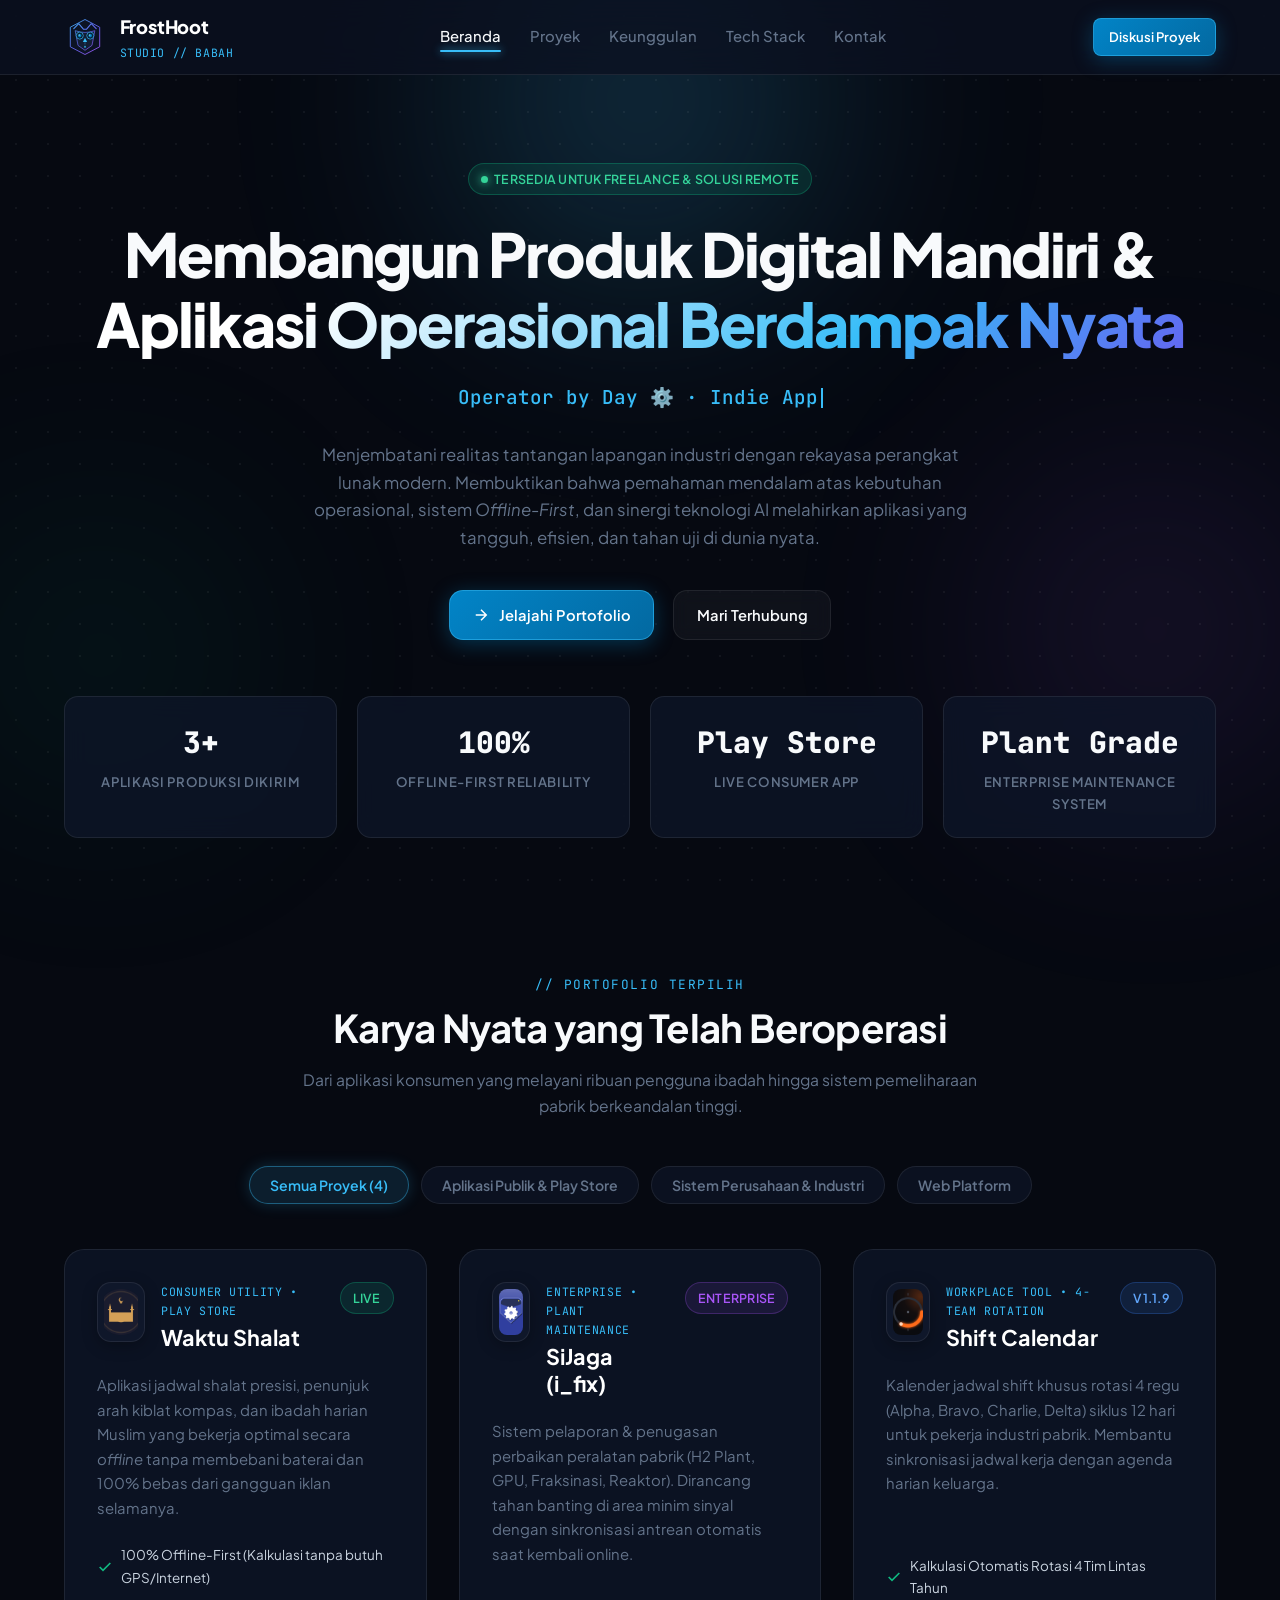
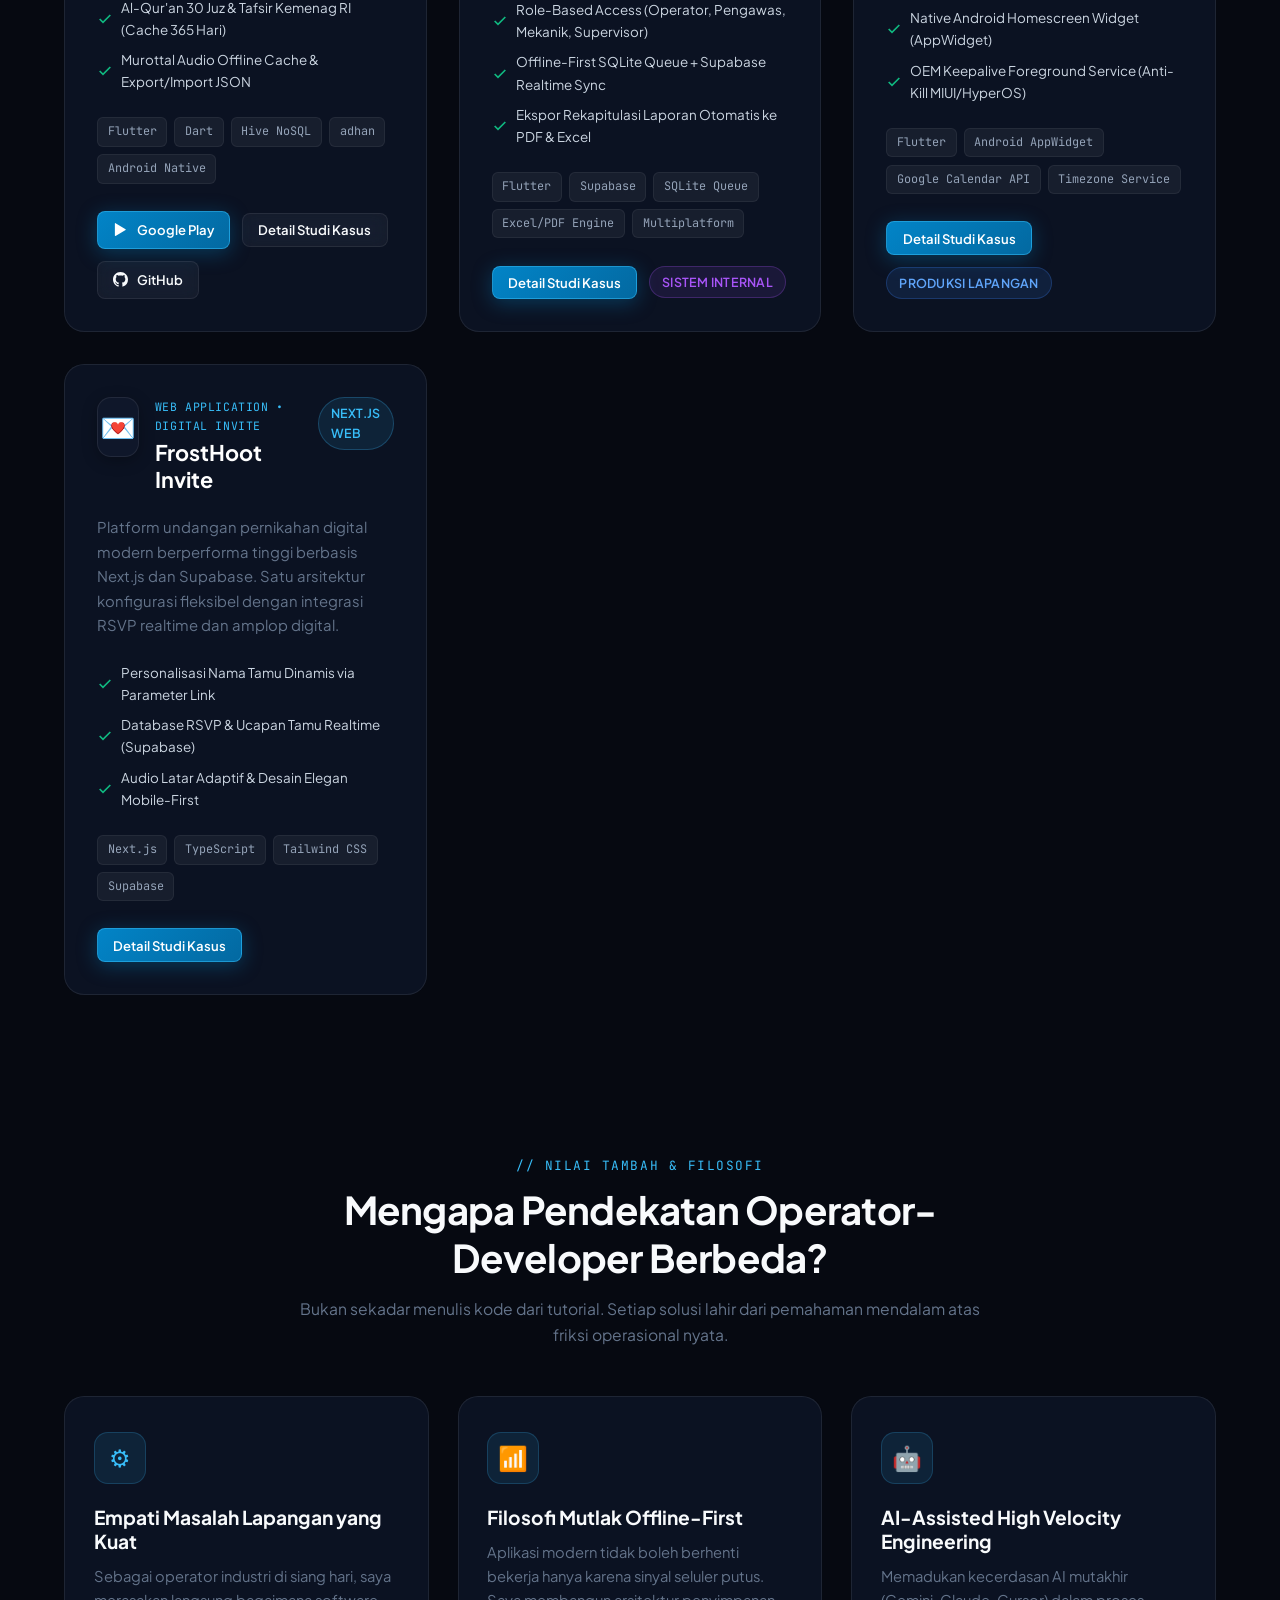
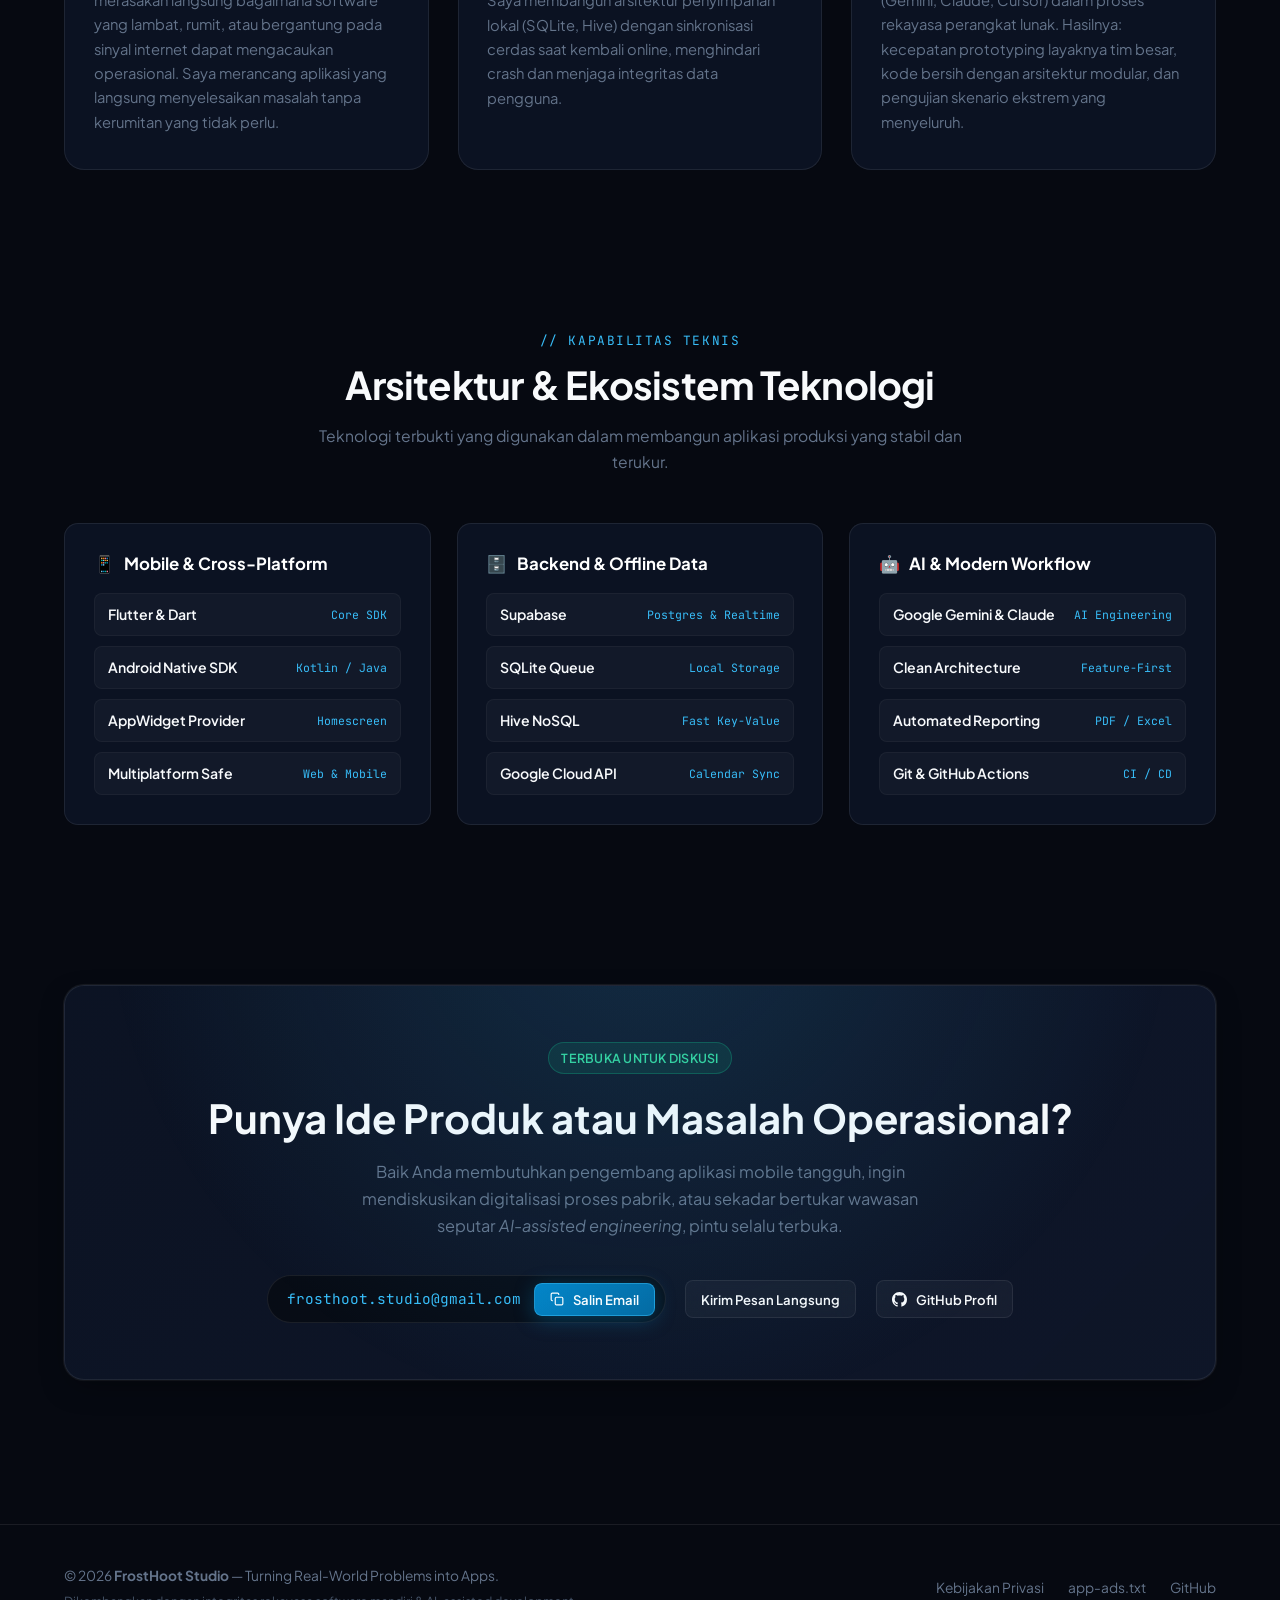
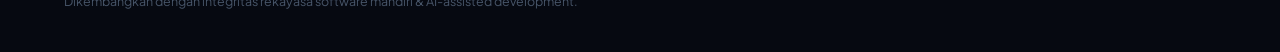
<file: index.html>
<!DOCTYPE html>
<html lang="id">
<head>
  <meta charset="UTF-8">
  <meta name="viewport" content="width=device-width, initial-scale=1.0">
  <title>FrostHoot Studio — Mobile App Builder & Industrial Solutions</title>
  <meta name="description" content="Portofolio resmi FrostHoot Studio oleh Babah. Spesialis aplikasi mobile Flutter tangguh, arsitektur Offline-First, solusi operasional industri, dan aplikasi konsumen Play Store.">
  <meta name="keywords" content="FrostHoot Studio, Flutter Developer, Mobile App Developer, Offline First, Supabase, Android Native, Waktu Shalat, SiJaga, Shift Calendar">
  <meta name="author" content="FrostHoot Studio (Babah)">
  <meta name="theme-color" content="#060911">

  <!-- Open Graph / Facebook -->
  <meta property="og:type" content="website">
  <meta property="og:url" content="https://frosthootstudio.github.io/">
  <meta property="og:title" content="FrostHoot Studio — Mobile App Builder & Industrial Solutions">
  <meta property="og:description" content="Membangun aplikasi mobile tangguh dengan arsitektur Offline-First, integrasi Android Native, dan akselerasi AI-assisted engineering.">
  <meta property="og:image" content="assets/images/logo.svg">

  <!-- Favicon -->
  <link rel="icon" type="image/svg+xml" href="assets/images/logo.svg">

  <!-- Google Fonts -->
  <link rel="preconnect" href="https://fonts.googleapis.com">
  <link rel="preconnect" href="https://fonts.gstatic.com" crossorigin>
  <link href="https://fonts.googleapis.com/css2?family=JetBrains+Mono:wght@400;500;700&family=Plus+Jakarta+Sans:wght@400;500;600;700;800&display=swap" rel="stylesheet">

  <!-- Main Stylesheet -->
  <link rel="stylesheet" href="style.css">
</head>
<body>

  <!-- Ambient Light Orbs -->
  <div class="bg-glow-orb bg-glow-1"></div>
  <div class="bg-glow-orb bg-glow-2"></div>
  <div class="bg-glow-orb bg-glow-3"></div>
  <div class="bg-grid-overlay"></div>

  <!-- Header & Navigation -->
  <header class="site-header" id="siteHeader">
    <div class="container nav-wrap">
      <a href="#home" class="brand" id="brandLink">
        <img src="assets/images/logo.svg" alt="FrostHoot Studio Logo" class="brand-logo" width="42" height="42">
        <div class="brand-text">
          <span class="brand-name">FrostHoot</span>
          <span class="brand-sub">Studio // Babah</span>
        </div>
      </a>

      <nav>
        <ul class="nav-menu" id="navMenu">
          <li><a href="#home" class="nav-link active" id="navHome">Beranda</a></li>
          <li><a href="#portfolio" class="nav-link" id="navPortfolio">Proyek</a></li>
          <li><a href="#advantage" class="nav-link" id="navAdvantage">Keunggulan</a></li>
          <li><a href="#tech" class="nav-link" id="navTech">Tech Stack</a></li>
          <li><a href="#contact" class="nav-link" id="navContact">Kontak</a></li>
        </ul>
      </nav>

      <div class="nav-actions">
        <a href="#contact" class="btn btn-primary btn-sm" id="btnNavCollab">Diskusi Proyek</a>
        <button class="mobile-toggle" id="mobileToggle" aria-label="Toggle navigation menu">
          ☰
        </button>
      </div>
    </div>
  </header>

  <main>
    <!-- Hero Section -->
    <section class="hero" id="home">
      <div class="container">
        <div class="hero-pill-badge">
          <span class="badge badge-pulse">
            <span class="pulse-dot"></span>
            Tersedia untuk Freelance &amp; Solusi Remote
          </span>
        </div>

        <h1 class="hero-title">
          Membangun Produk Digital Mandiri &amp;<br>
          <span class="gradient-text">Aplikasi Operasional Berdampak Nyata</span>
        </h1>

        <div class="hero-tagline-wrapper">
          <span class="hero-tagline" id="typingTagline"></span>
          <span class="typing-cursor"></span>
        </div>

        <p class="hero-desc">
          Menjembatani realitas tantangan lapangan industri dengan rekayasa perangkat lunak modern. 
          Membuktikan bahwa pemahaman mendalam atas kebutuhan operasional, sistem <em>Offline-First</em>, 
          dan sinergi teknologi AI melahirkan aplikasi yang tangguh, efisien, dan tahan uji di dunia nyata.
        </p>

        <div class="hero-cta">
          <a href="#portfolio" class="btn btn-primary" id="btnHeroExplore">
            <svg width="18" height="18" viewBox="0 0 24 24" fill="none" stroke="currentColor" stroke-width="2"><path d="M5 12h14M12 5l7 7-7 7"/></svg>
            Jelajahi Portofolio
          </a>
          <a href="#contact" class="btn btn-secondary" id="btnHeroContact">
            Mari Terhubung
          </a>
        </div>

        <!-- Metrics Strip -->
        <div class="stats-strip">
          <div class="stat-card">
            <div class="stat-number">3+</div>
            <div class="stat-label">Aplikasi Produksi Dikirim</div>
          </div>
          <div class="stat-card">
            <div class="stat-number">100%</div>
            <div class="stat-label">Offline-First Reliability</div>
          </div>
          <div class="stat-card">
            <div class="stat-number">Play Store</div>
            <div class="stat-label">Live Consumer App</div>
          </div>
          <div class="stat-card">
            <div class="stat-number">Plant Grade</div>
            <div class="stat-label">Enterprise Maintenance System</div>
          </div>
        </div>
      </div>
    </section>

    <!-- Portfolio Showcase Section -->
    <section class="section" id="portfolio">
      <div class="container">
        <div class="section-header">
          <span class="section-label">// Portofolio Terpilih</span>
          <h2 class="section-title">Karya Nyata yang Telah Beroperasi</h2>
          <p class="section-desc">
            Dari aplikasi konsumen yang melayani ribuan pengguna ibadah hingga sistem pemeliharaan pabrik berkeandalan tinggi.
          </p>
        </div>

        <!-- Filter Tabs -->
        <div class="filter-tabs">
          <button class="filter-btn active" data-filter="all" id="filterAll">Semua Proyek (4)</button>
          <button class="filter-btn" data-filter="public" id="filterPublic">Aplikasi Publik &amp; Play Store</button>
          <button class="filter-btn" data-filter="enterprise" id="filterEnterprise">Sistem Perusahaan &amp; Industri</button>
          <button class="filter-btn" data-filter="web" id="filterWeb">Web Platform</button>
        </div>

        <!-- Project Cards Grid -->
        <div class="projects-grid" id="projectsGrid">
          
          <!-- 1. Waktu Shalat (Public Consumer) -->
          <article class="project-card" data-category="public" id="cardPrayerApp">
            <div class="project-header">
              <div class="project-icon-box">
                <img src="assets/images/prayer_app_icon.png" alt="Waktu Shalat App Icon" width="60" height="60">
              </div>
              <div class="project-meta">
                <span class="project-type-tag">Consumer Utility • Play Store</span>
                <h3 class="project-name">Waktu Shalat</h3>
              </div>
              <span class="badge badge-pulse">Live</span>
            </div>

            <p class="project-desc">
              Aplikasi jadwal shalat presisi, penunjuk arah kiblat kompas, dan ibadah harian Muslim yang bekerja 
              optimal secara <em>offline</em> tanpa membebani baterai dan 100% bebas dari gangguan iklan selamanya.
            </p>

            <ul class="project-features">
              <li class="project-feature-item">
                <svg width="16" height="16" viewBox="0 0 24 24" fill="none" stroke="currentColor" stroke-width="2.5"><polyline points="20 6 9 17 4 12"/></svg>
                <span>100% Offline-First (Kalkulasi tanpa butuh GPS/Internet)</span>
              </li>
              <li class="project-feature-item">
                <svg width="16" height="16" viewBox="0 0 24 24" fill="none" stroke="currentColor" stroke-width="2.5"><polyline points="20 6 9 17 4 12"/></svg>
                <span>Al-Qur'an 30 Juz &amp; Tafsir Kemenag RI (Cache 365 Hari)</span>
              </li>
              <li class="project-feature-item">
                <svg width="16" height="16" viewBox="0 0 24 24" fill="none" stroke="currentColor" stroke-width="2.5"><polyline points="20 6 9 17 4 12"/></svg>
                <span>Murottal Audio Offline Cache &amp; Export/Import JSON</span>
              </li>
            </ul>

            <div class="project-techs">
              <span class="tech-chip">Flutter</span>
              <span class="tech-chip">Dart</span>
              <span class="tech-chip">Hive NoSQL</span>
              <span class="tech-chip">adhan</span>
              <span class="tech-chip">Android Native</span>
            </div>

            <div class="project-actions">
              <a href="https://play.google.com/store/apps/details?id=studio.frosthoot.prayer_app" target="_blank" rel="noopener noreferrer" class="btn btn-primary btn-sm" id="btnPlayStorePrayer">
                <svg width="15" height="15" viewBox="0 0 24 24" fill="currentColor" aria-hidden="true"><path d="M3 2.5v19c0 .6.6 1 1.1.7l16-9.5c.5-.3.5-1 0-1.3l-16-9.5C3.6 1.5 3 1.9 3 2.5z"/></svg>
                Google Play
              </a>
              <button class="btn btn-secondary btn-sm" data-open-case-study="prayer_app" id="btnCaseStudyPrayer">
                Detail Studi Kasus
              </button>
              <a href="https://github.com/frosthootstudio/prayer_app" target="_blank" rel="noopener noreferrer" class="btn btn-secondary btn-sm" id="btnGitPrayer">
                <svg width="15" height="15" viewBox="0 0 24 24" fill="currentColor"><path d="M12 0C5.37 0 0 5.37 0 12c0 5.31 3.435 9.795 8.205 11.385.6.105.825-.255.825-.57 0-.285-.015-1.23-.015-2.235-3.015.555-3.795-.735-4.035-1.41-.135-.345-.72-1.41-1.23-1.695-.42-.225-1.02-.78-.015-.795.945-.015 1.62.87 1.845 1.23 1.08 1.815 2.805 1.305 3.495.99.105-.78.42-1.305.765-1.605-2.67-.3-5.46-1.335-5.46-5.925 0-1.305.465-2.385 1.23-3.225-.12-.3-.54-1.53.12-3.18 0 0 1.005-.315 3.3 1.23.96-.27 1.98-.405 3-.405s2.04.135 3 .405c2.295-1.56 3.3-1.23 3.3-1.23.66 1.65.24 2.88.12 3.18.765.84 1.23 1.905 1.23 3.225 0 4.605-2.805 5.625-5.475 5.925.435.375.81 1.095.81 2.22 0 1.605-.015 2.895-.015 3.3 0 .315.225.69.825.57A12.02 12.02 0 0024 12c0-6.63-5.37-12-12-12z"/></svg>
                GitHub
              </a>
            </div>
          </article>

          <!-- 2. SiJaga (Company Enterprise) -->
          <article class="project-card" data-category="enterprise" id="cardSiJaga">
            <div class="project-header">
              <div class="project-icon-box">
                <img src="assets/images/sijaga_icon.png" alt="SiJaga App Icon" width="60" height="60">
              </div>
              <div class="project-meta">
                <span class="project-type-tag">Enterprise • Plant Maintenance</span>
                <h3 class="project-name">SiJaga (i_fix)</h3>
              </div>
              <span class="badge badge-purple">Enterprise</span>
            </div>

            <p class="project-desc">
              Sistem pelaporan &amp; penugasan perbaikan peralatan pabrik (H2 Plant, GPU, Fraksinasi, Reaktor). 
              Dirancang tahan banting di area minim sinyal dengan sinkronisasi antrean otomatis saat kembali online.
            </p>

            <ul class="project-features">
              <li class="project-feature-item">
                <svg width="16" height="16" viewBox="0 0 24 24" fill="none" stroke="currentColor" stroke-width="2.5"><polyline points="20 6 9 17 4 12"/></svg>
                <span>Role-Based Access (Operator, Pengawas, Mekanik, Supervisor)</span>
              </li>
              <li class="project-feature-item">
                <svg width="16" height="16" viewBox="0 0 24 24" fill="none" stroke="currentColor" stroke-width="2.5"><polyline points="20 6 9 17 4 12"/></svg>
                <span>Offline-First SQLite Queue + Supabase Realtime Sync</span>
              </li>
              <li class="project-feature-item">
                <svg width="16" height="16" viewBox="0 0 24 24" fill="none" stroke="currentColor" stroke-width="2.5"><polyline points="20 6 9 17 4 12"/></svg>
                <span>Ekspor Rekapitulasi Laporan Otomatis ke PDF &amp; Excel</span>
              </li>
            </ul>

            <div class="project-techs">
              <span class="tech-chip">Flutter</span>
              <span class="tech-chip">Supabase</span>
              <span class="tech-chip">SQLite Queue</span>
              <span class="tech-chip">Excel/PDF Engine</span>
              <span class="tech-chip">Multiplatform</span>
            </div>

            <div class="project-actions">
              <button class="btn btn-primary btn-sm" data-open-case-study="sijaga" id="btnCaseStudySiJaga">
                Detail Studi Kasus
              </button>
              <span class="badge badge-purple">Sistem Internal</span>
            </div>
          </article>

          <!-- 3. Shift Calendar (Company Workplace) -->
          <article class="project-card" data-category="enterprise" id="cardShiftCalendar">
            <div class="project-header">
              <div class="project-icon-box">
                <img src="assets/images/shift_calendar_icon.png" alt="Shift Calendar App Icon" width="60" height="60">
              </div>
              <div class="project-meta">
                <span class="project-type-tag">Workplace Tool • 4-Team Rotation</span>
                <h3 class="project-name">Shift Calendar</h3>
              </div>
              <span class="badge badge-blue">v1.1.9</span>
            </div>

            <p class="project-desc">
              Kalender jadwal shift khusus rotasi 4 regu (Alpha, Bravo, Charlie, Delta) siklus 12 hari untuk 
              pekerja industri pabrik. Membantu sinkronisasi jadwal kerja dengan agenda harian keluarga.
            </p>

            <ul class="project-features">
              <li class="project-feature-item">
                <svg width="16" height="16" viewBox="0 0 24 24" fill="none" stroke="currentColor" stroke-width="2.5"><polyline points="20 6 9 17 4 12"/></svg>
                <span>Kalkulasi Otomatis Rotasi 4 Tim Lintas Tahun</span>
              </li>
              <li class="project-feature-item">
                <svg width="16" height="16" viewBox="0 0 24 24" fill="none" stroke="currentColor" stroke-width="2.5"><polyline points="20 6 9 17 4 12"/></svg>
                <span>Native Android Homescreen Widget (AppWidget)</span>
              </li>
              <li class="project-feature-item">
                <svg width="16" height="16" viewBox="0 0 24 24" fill="none" stroke="currentColor" stroke-width="2.5"><polyline points="20 6 9 17 4 12"/></svg>
                <span>OEM Keepalive Foreground Service (Anti-Kill MIUI/HyperOS)</span>
              </li>
            </ul>

            <div class="project-techs">
              <span class="tech-chip">Flutter</span>
              <span class="tech-chip">Android AppWidget</span>
              <span class="tech-chip">Google Calendar API</span>
              <span class="tech-chip">Timezone Service</span>
            </div>

            <div class="project-actions">
              <button class="btn btn-primary btn-sm" data-open-case-study="shift_calendar" id="btnCaseStudyShift">
                Detail Studi Kasus
              </button>
              <span class="badge badge-blue">Produksi Lapangan</span>
            </div>
          </article>

          <!-- 4. FrostHoot Invite (Web Platform) -->
          <article class="project-card" data-category="web" id="cardSebarBahagia">
            <div class="project-header">
              <div class="project-icon-box" style="font-size: 1.8rem; color: var(--accent-cyan);">
                💌
              </div>
              <div class="project-meta">
                <span class="project-type-tag">Web Application • Digital Invite</span>
                <h3 class="project-name">FrostHoot Invite</h3>
              </div>
              <span class="badge badge-cyan">Next.js Web</span>
            </div>

            <p class="project-desc">
              Platform undangan pernikahan digital modern berperforma tinggi berbasis Next.js dan Supabase. 
              Satu arsitektur konfigurasi fleksibel dengan integrasi RSVP realtime dan amplop digital.
            </p>

            <ul class="project-features">
              <li class="project-feature-item">
                <svg width="16" height="16" viewBox="0 0 24 24" fill="none" stroke="currentColor" stroke-width="2.5"><polyline points="20 6 9 17 4 12"/></svg>
                <span>Personalisasi Nama Tamu Dinamis via Parameter Link</span>
              </li>
              <li class="project-feature-item">
                <svg width="16" height="16" viewBox="0 0 24 24" fill="none" stroke="currentColor" stroke-width="2.5"><polyline points="20 6 9 17 4 12"/></svg>
                <span>Database RSVP &amp; Ucapan Tamu Realtime (Supabase)</span>
              </li>
              <li class="project-feature-item">
                <svg width="16" height="16" viewBox="0 0 24 24" fill="none" stroke="currentColor" stroke-width="2.5"><polyline points="20 6 9 17 4 12"/></svg>
                <span>Audio Latar Adaptif &amp; Desain Elegan Mobile-First</span>
              </li>
            </ul>

            <div class="project-techs">
              <span class="tech-chip">Next.js</span>
              <span class="tech-chip">TypeScript</span>
              <span class="tech-chip">Tailwind CSS</span>
              <span class="tech-chip">Supabase</span>
            </div>

            <div class="project-actions">
              <button class="btn btn-primary btn-sm" data-open-case-study="sebarbahagia" id="btnCaseStudyInvite">
                Detail Studi Kasus
              </button>
            </div>
          </article>

        </div>
      </div>
    </section>

    <!-- Why Me / The Operator-Developer Advantage -->
    <section class="section" id="advantage">
      <div class="container">
        <div class="section-header">
          <span class="section-label">// Nilai Tambah &amp; Filosofi</span>
          <h2 class="section-title">Mengapa Pendekatan Operator-Developer Berbeda?</h2>
          <p class="section-desc">
            Bukan sekadar menulis kode dari tutorial. Setiap solusi lahir dari pemahaman mendalam atas friksi operasional nyata.
          </p>
        </div>

        <div class="advantage-grid">
          <div class="advantage-card">
            <div class="advantage-icon-wrap">⚙️</div>
            <h3>Empati Masalah Lapangan yang Kuat</h3>
            <p>
              Sebagai operator industri di siang hari, saya merasakan langsung bagaimana software yang lambat, 
              rumit, atau bergantung pada sinyal internet dapat mengacaukan operasional. Saya merancang aplikasi yang 
              langsung menyelesaikan masalah tanpa kerumitan yang tidak perlu.
            </p>
          </div>

          <div class="advantage-card">
            <div class="advantage-icon-wrap">📶</div>
            <h3>Filosofi Mutlak Offline-First</h3>
            <p>
              Aplikasi modern tidak boleh berhenti bekerja hanya karena sinyal seluler putus. Saya membangun 
              arsitektur penyimpanan lokal (SQLite, Hive) dengan sinkronisasi cerdas saat kembali online, 
              menghindari crash dan menjaga integritas data pengguna.
            </p>
          </div>

          <div class="advantage-card">
            <div class="advantage-icon-wrap">🤖</div>
            <h3>AI-Assisted High Velocity Engineering</h3>
            <p>
              Memadukan kecerdasan AI mutakhir (Gemini, Claude, Cursor) dalam proses rekayasa perangkat lunak. 
              Hasilnya: kecepatan prototyping layaknya tim besar, kode bersih dengan arsitektur modular, 
              dan pengujian skenario ekstrem yang menyeluruh.
            </p>
          </div>
        </div>
      </div>
    </section>

    <!-- Tech Stack Matrix -->
    <section class="section" id="tech">
      <div class="container">
        <div class="section-header">
          <span class="section-label">// Kapabilitas Teknis</span>
          <h2 class="section-title">Arsitektur &amp; Ekosistem Teknologi</h2>
          <p class="section-desc">
            Teknologi terbukti yang digunakan dalam membangun aplikasi produksi yang stabil dan terukur.
          </p>
        </div>

        <div class="tech-matrix">
          <div class="tech-group-card">
            <h3 class="tech-group-title">
              <span>📱</span> Mobile &amp; Cross-Platform
            </h3>
            <div class="tech-pill-list">
              <div class="tech-row">
                <span class="tech-row-name">Flutter &amp; Dart</span>
                <span class="tech-row-tag">Core SDK</span>
              </div>
              <div class="tech-row">
                <span class="tech-row-name">Android Native SDK</span>
                <span class="tech-row-tag">Kotlin / Java</span>
              </div>
              <div class="tech-row">
                <span class="tech-row-name">AppWidget Provider</span>
                <span class="tech-row-tag">Homescreen</span>
              </div>
              <div class="tech-row">
                <span class="tech-row-name">Multiplatform Safe</span>
                <span class="tech-row-tag">Web &amp; Mobile</span>
              </div>
            </div>
          </div>

          <div class="tech-group-card">
            <h3 class="tech-group-title">
              <span>🗄️</span> Backend &amp; Offline Data
            </h3>
            <div class="tech-pill-list">
              <div class="tech-row">
                <span class="tech-row-name">Supabase</span>
                <span class="tech-row-tag">Postgres &amp; Realtime</span>
              </div>
              <div class="tech-row">
                <span class="tech-row-name">SQLite Queue</span>
                <span class="tech-row-tag">Local Storage</span>
              </div>
              <div class="tech-row">
                <span class="tech-row-name">Hive NoSQL</span>
                <span class="tech-row-tag">Fast Key-Value</span>
              </div>
              <div class="tech-row">
                <span class="tech-row-name">Google Cloud API</span>
                <span class="tech-row-tag">Calendar Sync</span>
              </div>
            </div>
          </div>

          <div class="tech-group-card">
            <h3 class="tech-group-title">
              <span>🤖</span> AI &amp; Modern Workflow
            </h3>
            <div class="tech-pill-list">
              <div class="tech-row">
                <span class="tech-row-name">Google Gemini &amp; Claude</span>
                <span class="tech-row-tag">AI Engineering</span>
              </div>
              <div class="tech-row">
                <span class="tech-row-name">Clean Architecture</span>
                <span class="tech-row-tag">Feature-First</span>
              </div>
              <div class="tech-row">
                <span class="tech-row-name">Automated Reporting</span>
                <span class="tech-row-tag">PDF / Excel</span>
              </div>
              <div class="tech-row">
                <span class="tech-row-name">Git &amp; GitHub Actions</span>
                <span class="tech-row-tag">CI / CD</span>
              </div>
            </div>
          </div>
        </div>
      </div>
    </section>

    <!-- Contact & Collaboration Section -->
    <section class="section" id="contact">
      <div class="container">
        <div class="contact-box">
          <span class="badge badge-pulse" style="margin-bottom: 1.2rem;">Terbuka untuk Diskusi</span>
          <h2 class="contact-title">Punya Ide Produk atau Masalah Operasional?</h2>
          <p class="contact-desc">
            Baik Anda membutuhkan pengembang aplikasi mobile tangguh, ingin mendiskusikan digitalisasi proses pabrik, 
            atau sekadar bertukar wawasan seputar <em>AI-assisted engineering</em>, pintu selalu terbuka.
          </p>

          <div class="contact-channels">
            <div class="email-copy-bar">
              <span class="email-address" id="emailAddressText">frosthoot.studio@gmail.com</span>
              <button class="btn btn-primary btn-sm" id="copyEmailBtn">
                <svg width="14" height="14" viewBox="0 0 24 24" fill="none" stroke="currentColor" stroke-width="2"><rect x="9" y="9" width="13" height="13" rx="2" ry="2"/><path d="M5 15H4a2 2 0 01-2-2V4a2 2 0 012-2h9a2 2 0 012 2v1"/></svg>
                Salin Email
              </button>
            </div>

            <a href="mailto:frosthoot.studio@gmail.com" class="btn btn-secondary btn-sm" id="btnDirectMail">
              Kirim Pesan Langsung
            </a>

            <a href="https://github.com/frosthootstudio" target="_blank" rel="noopener noreferrer" class="btn btn-secondary btn-sm" id="btnHubGitHub">
              <svg width="15" height="15" viewBox="0 0 24 24" fill="currentColor"><path d="M12 0C5.37 0 0 5.37 0 12c0 5.31 3.435 9.795 8.205 11.385.6.105.825-.255.825-.57 0-.285-.015-1.23-.015-2.235-3.015.555-3.795-.735-4.035-1.41-.135-.345-.72-1.41-1.23-1.695-.42-.225-1.02-.78-.015-.795.945-.015 1.62.87 1.845 1.23 1.08 1.815 2.805 1.305 3.495.99.105-.78.42-1.305.765-1.605-2.67-.3-5.46-1.335-5.46-5.925 0-1.305.465-2.385 1.23-3.225-.12-.3-.54-1.53.12-3.18 0 0 1.005-.315 3.3 1.23.96-.27 1.98-.405 3-.405s2.04.135 3 .405c2.295-1.56 3.3-1.23 3.3-1.23.66 1.65.24 2.88.12 3.18.765.84 1.23 1.905 1.23 3.225 0 4.605-2.805 5.625-5.475 5.925.435.375.81 1.095.81 2.22 0 1.605-.015 2.895-.015 3.3 0 .315.225.69.825.57A12.02 12.02 0 0024 12c0-6.63-5.37-12-12-12z"/></svg>
              GitHub Profil
            </a>
          </div>
        </div>
      </div>
    </section>
  </main>

  <!-- Footer -->
  <footer class="site-footer">
    <div class="container footer-wrap">
      <div class="footer-left">
        <p>&copy; 2026 <strong>FrostHoot Studio</strong> — Turning Real-World Problems into Apps.</p>
        <p style="font-size: 0.78rem; color: var(--text-dim); margin-top: 0.2rem;">Dikembangkan dengan integritas rekayasa software mandiri &amp; AI-assisted development.</p>
      </div>
      <ul class="footer-links">
        <li><a href="privacy-policy.html" class="footer-link">Kebijakan Privasi</a></li>
        <li><a href="app-ads.txt" class="footer-link" target="_blank">app-ads.txt</a></li>
        <li><a href="https://github.com/frosthootstudio" class="footer-link" target="_blank" rel="noopener noreferrer">GitHub</a></li>
      </ul>
    </div>
  </footer>

  <!-- Deep Dive Interactive Case Study Modal -->
  <div class="modal-overlay" id="caseStudyModal" role="dialog" aria-modal="true" aria-labelledby="modalTitle">
    <div class="modal-container">
      <button class="modal-close-btn" id="modalCloseBtn" aria-label="Tutup jendela modal">&times;</button>
      
      <div class="modal-badge">
        <span class="badge badge-cyan" id="modalBadge">Studi Kasus</span>
      </div>
      
      <h2 class="modal-title" id="modalTitle">Judul Proyek</h2>
      <span class="modal-subtitle" id="modalSubtitle">Subjudul Teknis</span>

      <div class="modal-section">
        <h4 class="modal-section-title">
          <span>⚠️</span> Latar Belakang &amp; Masalah Nyata
        </h4>
        <p class="modal-body-text" id="modalProblem"></p>
      </div>

      <div class="modal-section">
        <h4 class="modal-section-title">
          <span>💡</span> Solusi Rekayasa Software
        </h4>
        <p class="modal-body-text" id="modalSolution"></p>
      </div>

      <div class="modal-section">
        <h4 class="modal-section-title">
          <span>⭐</span> Sorotan Arsitektur &amp; Fitur Utama
        </h4>
        <ul class="modal-feature-list" id="modalHighlights"></ul>
      </div>

      <div class="modal-section">
        <h4 class="modal-section-title">
          <span>🛠️</span> Tech Stack
        </h4>
        <div class="project-techs" id="modalTechStack"></div>
      </div>

      <div style="margin-top: 2rem; display: flex; gap: 1rem;">
        <a href="#" class="btn btn-primary btn-sm" id="modalActionBtn" target="_blank">Buka Tautan</a>
      </div>
    </div>
  </div>

  <!-- Toast Notification -->
  <div class="toast-msg" id="toastMsg">Email berhasil disalin!</div>

  <!-- Core Script -->
  <script src="script.js"></script>
</body>
</html>
</file>
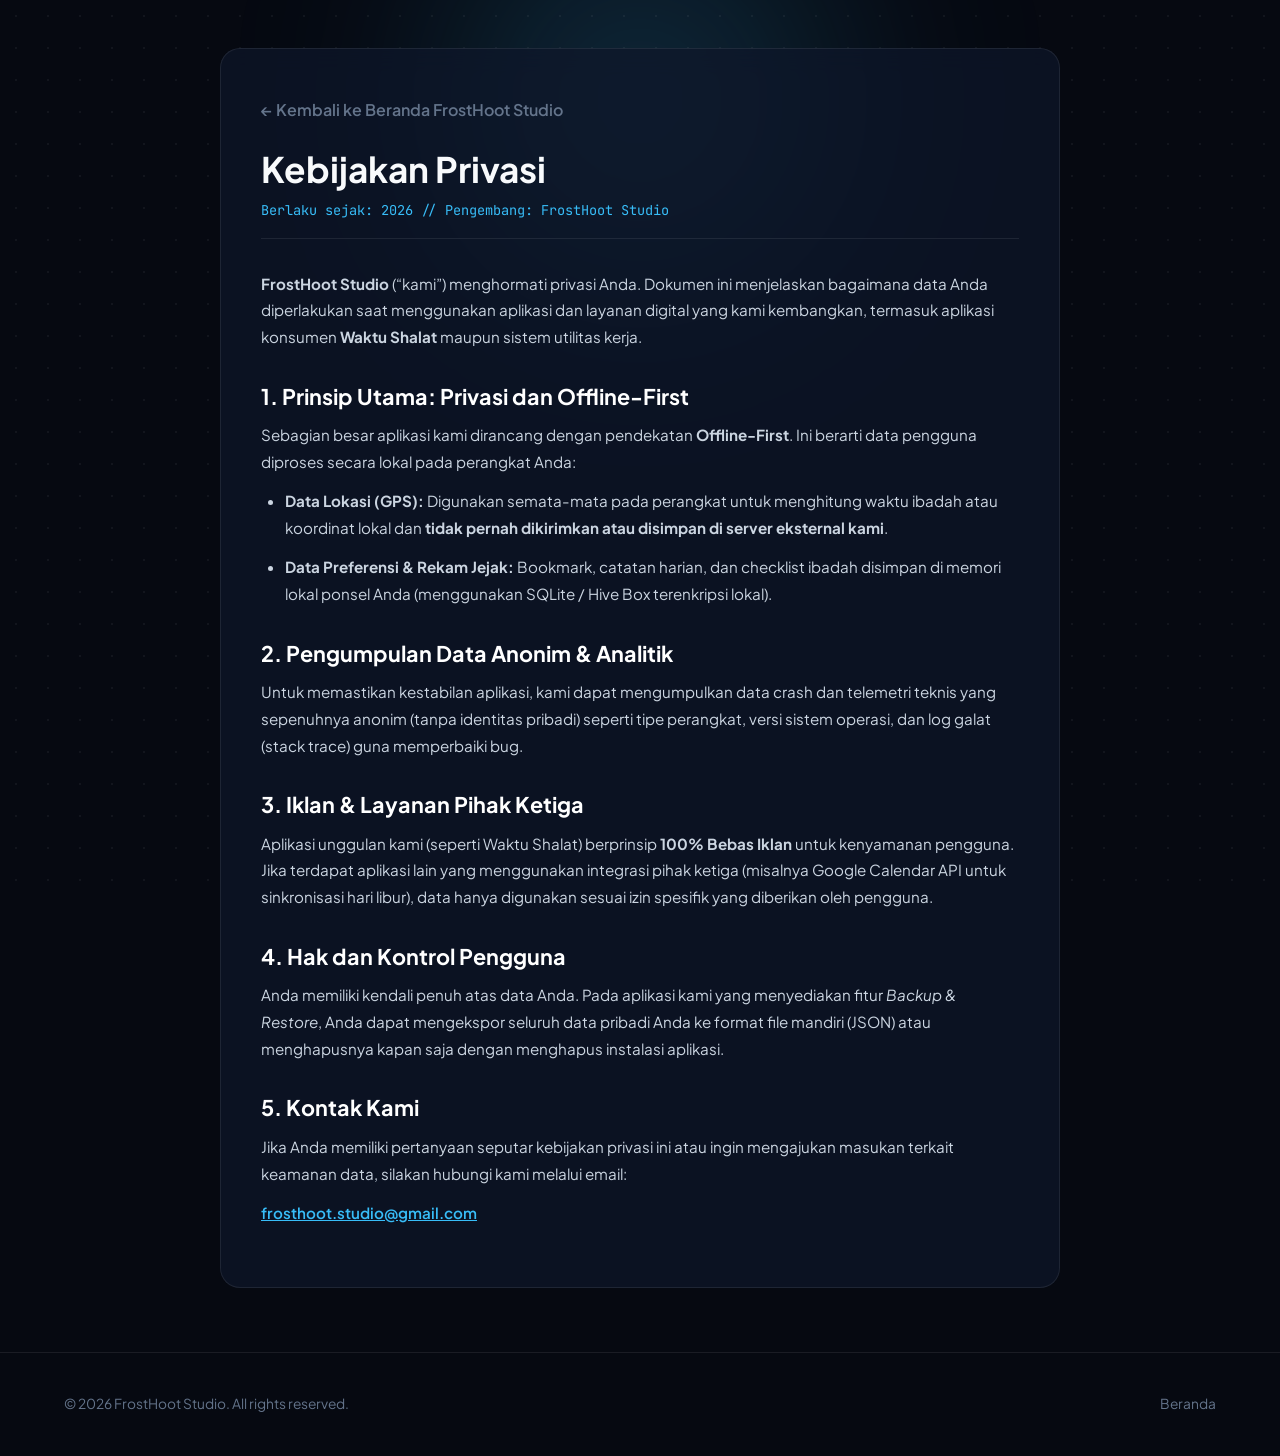
<file: privacy-policy.html>
<!DOCTYPE html>
<html lang="id">
<head>
  <meta charset="UTF-8">
  <meta name="viewport" content="width=device-width, initial-scale=1.0">
  <title>Kebijakan Privasi — FrostHoot Studio</title>
  <meta name="description" content="Kebijakan Privasi aplikasi dan layanan digital yang dikembangkan oleh FrostHoot Studio.">
  <meta name="theme-color" content="#060911">
  <link rel="icon" type="image/svg+xml" href="assets/images/logo.svg">
  <link rel="preconnect" href="https://fonts.googleapis.com">
  <link rel="preconnect" href="https://fonts.gstatic.com" crossorigin>
  <link href="https://fonts.googleapis.com/css2?family=JetBrains+Mono:wght@400;500;700&family=Plus+Jakarta+Sans:wght@400;500;600;700;800&display=swap" rel="stylesheet">
  <link rel="stylesheet" href="style.css">
  <style>
    .policy-content {
      max-width: 840px;
      margin: 3rem auto;
      background: var(--bg-card);
      border: 1px solid var(--border-subtle);
      border-radius: var(--radius-lg);
      padding: 3rem 2.5rem;
      backdrop-filter: blur(12px);
    }
    .policy-content h1 {
      font-size: 2.2rem;
      margin-bottom: 0.5rem;
    }
    .policy-meta {
      font-family: var(--font-mono);
      font-size: 0.85rem;
      color: var(--accent-cyan);
      margin-bottom: 2rem;
      display: block;
      border-bottom: 1px solid var(--border-subtle);
      padding-bottom: 1rem;
    }
    .policy-content h2 {
      font-size: 1.35rem;
      margin: 2rem 0 0.8rem;
      color: #FFFFFF;
    }
    .policy-content h3 {
      font-size: 1.1rem;
      margin: 1.4rem 0 0.6rem;
      color: var(--text-main);
    }
    .policy-content p, .policy-content li {
      font-size: 0.95rem;
      color: var(--text-body);
      line-height: 1.75;
      margin-bottom: 0.8rem;
    }
    .policy-content ul {
      padding-left: 1.5rem;
      margin-bottom: 1rem;
    }
    .back-nav {
      display: inline-flex;
      align-items: center;
      gap: 0.5rem;
      color: var(--text-muted);
      text-decoration: none;
      font-weight: 600;
      margin-bottom: 1.5rem;
      transition: color var(--transition-fast);
    }
    .back-nav:hover {
      color: var(--accent-cyan);
    }
  </style>
</head>
<body>
  <div class="bg-glow-orb bg-glow-1"></div>
  <div class="bg-grid-overlay"></div>

  <main class="container">
    <div class="policy-content">
      <a href="index.html" class="back-nav">
        &larr; Kembali ke Beranda FrostHoot Studio
      </a>

      <h1>Kebijakan Privasi</h1>
      <span class="policy-meta">Berlaku sejak: 2026 // Pengembang: FrostHoot Studio</span>

      <p>
        <strong>FrostHoot Studio</strong> (&ldquo;kami&rdquo;) menghormati privasi Anda. Dokumen ini menjelaskan bagaimana data Anda diperlakukan saat menggunakan aplikasi dan layanan digital yang kami kembangkan, termasuk aplikasi konsumen <strong>Waktu Shalat</strong> maupun sistem utilitas kerja.
      </p>

      <h2>1. Prinsip Utama: Privasi dan Offline-First</h2>
      <p>
        Sebagian besar aplikasi kami dirancang dengan pendekatan <strong>Offline-First</strong>. Ini berarti data pengguna diproses secara lokal pada perangkat Anda:
      </p>
      <ul>
        <li><strong>Data Lokasi (GPS):</strong> Digunakan semata-mata pada perangkat untuk menghitung waktu ibadah atau koordinat lokal dan <strong>tidak pernah dikirimkan atau disimpan di server eksternal kami</strong>.</li>
        <li><strong>Data Preferensi &amp; Rekam Jejak:</strong> Bookmark, catatan harian, dan checklist ibadah disimpan di memori lokal ponsel Anda (menggunakan SQLite / Hive Box terenkripsi lokal).</li>
      </ul>

      <h2>2. Pengumpulan Data Anonim &amp; Analitik</h2>
      <p>
        Untuk memastikan kestabilan aplikasi, kami dapat mengumpulkan data crash dan telemetri teknis yang sepenuhnya anonim (tanpa identitas pribadi) seperti tipe perangkat, versi sistem operasi, dan log galat (stack trace) guna memperbaiki bug.
      </p>

      <h2>3. Iklan &amp; Layanan Pihak Ketiga</h2>
      <p>
        Aplikasi unggulan kami (seperti Waktu Shalat) berprinsip <strong>100% Bebas Iklan</strong> untuk kenyamanan pengguna. Jika terdapat aplikasi lain yang menggunakan integrasi pihak ketiga (misalnya Google Calendar API untuk sinkronisasi hari libur), data hanya digunakan sesuai izin spesifik yang diberikan oleh pengguna.
      </p>

      <h2>4. Hak dan Kontrol Pengguna</h2>
      <p>
        Anda memiliki kendali penuh atas data Anda. Pada aplikasi kami yang menyediakan fitur <em>Backup &amp; Restore</em>, Anda dapat mengekspor seluruh data pribadi Anda ke format file mandiri (JSON) atau menghapusnya kapan saja dengan menghapus instalasi aplikasi.
      </p>

      <h2>5. Kontak Kami</h2>
      <p>
        Jika Anda memiliki pertanyaan seputar kebijakan privasi ini atau ingin mengajukan masukan terkait keamanan data, silakan hubungi kami melalui email:
      </p>
      <p>
        <a href="mailto:frosthoot.studio@gmail.com" style="color: var(--accent-cyan); font-weight: 600;">frosthoot.studio@gmail.com</a>
      </p>
    </div>
  </main>

  <footer class="site-footer">
    <div class="container footer-wrap">
      <p>&copy; 2026 FrostHoot Studio. All rights reserved.</p>
      <a href="index.html" class="footer-link">Beranda</a>
    </div>
  </footer>
</body>
</html>
</file>
<file: style.css>
/* ==========================================================================
   FrostHoot Studio — Modern Portfolio Design System
   Aesthetic: Deep Space Frost, Glassmorphism, Sleek Cybernetic Accent
   ========================================================================== */

:root {
  --bg-base: #060911;
  --bg-surface: #0B1120;
  --bg-card: rgba(15, 23, 42, 0.72);
  --bg-card-hover: rgba(26, 38, 66, 0.85);
  --bg-glass: rgba(11, 17, 32, 0.75);
  
  --border-subtle: rgba(255, 255, 255, 0.08);
  --border-active: rgba(56, 189, 248, 0.4);
  --border-glow: rgba(56, 189, 248, 0.15);

  --accent-cyan: #38BDF8;
  --accent-teal: #06B6D4;
  --accent-blue: #3B82F6;
  --accent-indigo: #6366F1;
  --accent-purple: #A855F7;
  --accent-emerald: #10B981;
  --accent-amber: #F59E0B;

  --text-main: #F8FAFC;
  --text-body: #CBD5E1;
  --text-muted: #64748B;
  --text-dim: #475569;

  --font-main: 'Plus Jakarta Sans', system-ui, -apple-system, sans-serif;
  --font-mono: 'JetBrains Mono', 'Fira Code', monospace;

  --radius-sm: 8px;
  --radius-md: 14px;
  --radius-lg: 20px;
  --radius-full: 9999px;

  --shadow-card: 0 10px 30px -10px rgba(0, 0, 0, 0.5), 0 0 1px 1px var(--border-subtle);
  --shadow-hover: 0 20px 40px -15px rgba(2, 132, 199, 0.25), 0 0 2px 1px var(--border-active);
  --shadow-glow: 0 0 25px rgba(56, 189, 248, 0.35);

  --transition-fast: 0.2s cubic-bezier(0.4, 0, 0.2, 1);
  --transition-normal: 0.3s cubic-bezier(0.4, 0, 0.2, 1);
  --transition-bounce: 0.4s cubic-bezier(0.34, 1.56, 0.64, 1);
}

/* Base Reset */
*, *::before, *::after {
  box-sizing: border-box;
  margin: 0;
  padding: 0;
}

html {
  scroll-behavior: smooth;
  color-scheme: dark;
}

body {
  font-family: var(--font-main);
  background-color: var(--bg-base);
  color: var(--text-body);
  line-height: 1.65;
  overflow-x: hidden;
  position: relative;
  min-height: 100vh;
  -webkit-font-smoothing: antialiased;
}

/* Dynamic Background Glows */
.bg-glow-orb {
  position: fixed;
  border-radius: 50%;
  filter: blur(120px);
  pointer-events: none;
  z-index: 0;
  opacity: 0.35;
}

.bg-glow-1 {
  width: 500px;
  height: 500px;
  background: radial-gradient(circle, var(--accent-cyan) 0%, rgba(99, 102, 241, 0) 70%);
  top: -150px;
  left: 50%;
  transform: translateX(-50%);
}

.bg-glow-2 {
  width: 450px;
  height: 450px;
  background: radial-gradient(circle, var(--accent-purple) 0%, rgba(56, 189, 248, 0) 70%);
  top: 45%;
  right: -100px;
  opacity: 0.2;
}

.bg-glow-3 {
  width: 400px;
  height: 400px;
  background: radial-gradient(circle, var(--accent-emerald) 0%, rgba(6, 182, 212, 0) 70%);
  bottom: 5%;
  left: -100px;
  opacity: 0.15;
}

/* Subtle Grid Texture */
.bg-grid-overlay {
  position: fixed;
  inset: 0;
  background-image: radial-gradient(rgba(255, 255, 255, 0.05) 1px, transparent 1px);
  background-size: 32px 32px;
  pointer-events: none;
  z-index: 1;
}

/* Layout Container */
.container {
  width: 100%;
  max-width: 1200px;
  margin: 0 auto;
  padding: 0 1.5rem;
  position: relative;
  z-index: 2;
}

/* Typography Utilities */
h1, h2, h3, h4 {
  color: var(--text-main);
  font-weight: 700;
  line-height: 1.25;
}

.gradient-text {
  background: linear-gradient(135deg, #FFFFFF 20%, var(--accent-cyan) 70%, var(--accent-indigo) 100%);
  -webkit-background-clip: text;
  -webkit-text-fill-color: transparent;
  display: inline-block;
}

.gradient-accent {
  background: linear-gradient(135deg, var(--accent-cyan) 0%, var(--accent-indigo) 100%);
  -webkit-background-clip: text;
  -webkit-text-fill-color: transparent;
}

/* Badge & Tag */
.badge {
  display: inline-flex;
  align-items: center;
  gap: 0.4rem;
  font-size: 0.78rem;
  font-weight: 600;
  padding: 0.3rem 0.75rem;
  border-radius: var(--radius-full);
  letter-spacing: 0.02em;
  text-transform: uppercase;
}

.badge-pulse {
  background: rgba(16, 185, 129, 0.12);
  color: #34D399;
  border: 1px solid rgba(16, 185, 129, 0.3);
}

.pulse-dot {
  width: 7px;
  height: 7px;
  border-radius: 50%;
  background-color: #34D399;
  box-shadow: 0 0 8px #34D399;
  animation: pulseAnim 2s infinite ease-in-out;
}

@keyframes pulseAnim {
  0%, 100% { opacity: 1; transform: scale(1); }
  50% { opacity: 0.4; transform: scale(0.85); }
}

.badge-cyan {
  background: rgba(56, 189, 248, 0.1);
  color: var(--accent-cyan);
  border: 1px solid rgba(56, 189, 248, 0.25);
}

.badge-purple {
  background: rgba(168, 85, 247, 0.1);
  color: var(--accent-purple);
  border: 1px solid rgba(168, 85, 247, 0.25);
}

.badge-blue {
  background: rgba(59, 130, 246, 0.12);
  color: #60A5FA;
  border: 1px solid rgba(59, 130, 246, 0.25);
}

/* ==========================================================================
   Header & Navbar
   ========================================================================== */
.site-header {
  position: sticky;
  top: 0;
  width: 100%;
  z-index: 100;
  backdrop-filter: blur(16px);
  -webkit-backdrop-filter: blur(16px);
  background: var(--bg-glass);
  border-bottom: 1px solid var(--border-subtle);
  transition: var(--transition-normal);
}

.nav-wrap {
  display: flex;
  align-items: center;
  justify-content: space-between;
  height: 74px;
}

.brand {
  display: flex;
  align-items: center;
  gap: 0.85rem;
  text-decoration: none;
  color: var(--text-main);
}

.brand-logo {
  width: 42px;
  height: 42px;
  transition: transform var(--transition-bounce);
}

.brand:hover .brand-logo {
  transform: rotate(-8deg) scale(1.08);
}

.brand-text {
  display: flex;
  flex-direction: column;
}

.brand-name {
  font-size: 1.15rem;
  font-weight: 800;
  letter-spacing: -0.01em;
  color: #FFFFFF;
}

.brand-sub {
  font-size: 0.72rem;
  color: var(--accent-cyan);
  font-family: var(--font-mono);
  letter-spacing: 0.05em;
  text-transform: uppercase;
}

.nav-menu {
  display: flex;
  align-items: center;
  list-style: none;
  gap: 1.8rem;
}

.nav-link {
  text-decoration: none;
  color: var(--text-muted);
  font-weight: 500;
  font-size: 0.93rem;
  transition: color var(--transition-fast);
  position: relative;
  padding: 0.4rem 0;
}

.nav-link:hover,
.nav-link.active {
  color: var(--text-main);
}

.nav-link.active::after {
  content: '';
  position: absolute;
  bottom: 0;
  left: 0;
  width: 100%;
  height: 2px;
  background: var(--accent-cyan);
  border-radius: var(--radius-full);
  box-shadow: 0 0 8px var(--accent-cyan);
}

.nav-actions {
  display: flex;
  align-items: center;
  gap: 1rem;
}

/* Mobile Toggle */
.mobile-toggle {
  display: none;
  background: transparent;
  border: 1px solid var(--border-subtle);
  border-radius: var(--radius-sm);
  color: var(--text-main);
  padding: 0.5rem;
  cursor: pointer;
  font-size: 1.3rem;
}

/* ==========================================================================
   Buttons
   ========================================================================== */
.btn {
  display: inline-flex;
  align-items: center;
  justify-content: center;
  gap: 0.55rem;
  font-family: var(--font-main);
  font-size: 0.92rem;
  font-weight: 600;
  padding: 0.72rem 1.4rem;
  border-radius: var(--radius-md);
  text-decoration: none;
  cursor: pointer;
  transition: all var(--transition-fast);
  border: 1px solid transparent;
  white-space: nowrap;
}

.btn-primary {
  background: linear-gradient(135deg, #0284C7, #0369A1);
  color: #FFFFFF;
  border-color: rgba(56, 189, 248, 0.5);
  box-shadow: 0 4px 20px rgba(2, 132, 199, 0.35);
}

.btn-primary:hover {
  background: linear-gradient(135deg, #0369A1, #0284C7);
  box-shadow: var(--shadow-glow);
  transform: translateY(-2px);
}

.btn-secondary {
  background: rgba(255, 255, 255, 0.04);
  color: var(--text-main);
  border-color: var(--border-subtle);
  backdrop-filter: blur(8px);
}

.btn-secondary:hover {
  background: rgba(255, 255, 255, 0.08);
  border-color: var(--border-active);
  transform: translateY(-2px);
  color: #FFFFFF;
}

.btn-sm {
  font-size: 0.82rem;
  padding: 0.45rem 0.95rem;
  border-radius: var(--radius-sm);
}

/* ==========================================================================
   Hero Section
   ========================================================================== */
.hero {
  padding: 5.5rem 0 3.5rem;
  text-align: center;
  position: relative;
}

.hero-pill-badge {
  margin-bottom: 1.5rem;
}

.hero-title {
  font-size: clamp(2.4rem, 5.2vw, 3.8rem);
  font-weight: 800;
  letter-spacing: -0.03em;
  margin-bottom: 1.25rem;
  line-height: 1.15;
}

.hero-tagline-wrapper {
  min-height: 38px;
  display: flex;
  align-items: center;
  justify-content: center;
  margin-bottom: 1.5rem;
}

.hero-tagline {
  font-family: var(--font-mono);
  font-size: clamp(1rem, 2vw, 1.2rem);
  color: var(--accent-cyan);
  font-weight: 500;
}

.typing-cursor {
  display: inline-block;
  width: 2px;
  height: 1.2em;
  background-color: var(--accent-cyan);
  vertical-align: middle;
  margin-left: 3px;
  animation: blinkCursor 0.9s infinite;
}

@keyframes blinkCursor {
  0%, 100% { opacity: 1; }
  50% { opacity: 0; }
}

.hero-desc {
  max-width: 680px;
  margin: 0 auto 2.4rem;
  font-size: 1.05rem;
  color: var(--text-muted);
}

.hero-cta {
  display: flex;
  align-items: center;
  justify-content: center;
  gap: 1.2rem;
  flex-wrap: wrap;
  margin-bottom: 3.5rem;
}

/* Stats / Value Bar */
.stats-strip {
  display: grid;
  grid-template-columns: repeat(auto-fit, minmax(220px, 1fr));
  gap: 1.25rem;
  margin-top: 1rem;
}

.stat-card {
  background: var(--bg-card);
  border: 1px solid var(--border-subtle);
  border-radius: var(--radius-md);
  padding: 1.4rem 1.2rem;
  text-align: center;
  backdrop-filter: blur(12px);
  transition: transform var(--transition-fast), border-color var(--transition-fast);
}

.stat-card:hover {
  transform: translateY(-3px);
  border-color: var(--border-active);
}

.stat-number {
  font-size: 1.85rem;
  font-weight: 800;
  color: var(--text-main);
  margin-bottom: 0.2rem;
  font-family: var(--font-mono);
}

.stat-label {
  font-size: 0.82rem;
  color: var(--text-muted);
  text-transform: uppercase;
  letter-spacing: 0.05em;
  font-weight: 600;
}

/* ==========================================================================
   Section Headers
   ========================================================================== */
.section {
  padding: 5rem 0;
  position: relative;
}

.section-header {
  text-align: center;
  max-width: 680px;
  margin: 0 auto 3rem;
}

.section-label {
  font-family: var(--font-mono);
  font-size: 0.8rem;
  color: var(--accent-cyan);
  text-transform: uppercase;
  letter-spacing: 0.12em;
  margin-bottom: 0.6rem;
  display: block;
}

.section-title {
  font-size: clamp(1.8rem, 3.2vw, 2.4rem);
  margin-bottom: 0.9rem;
  letter-spacing: -0.02em;
}

.section-desc {
  font-size: 0.98rem;
  color: var(--text-muted);
}

/* ==========================================================================
   Portfolio Filter & Cards
   ========================================================================== */
.filter-tabs {
  display: flex;
  justify-content: center;
  gap: 0.75rem;
  margin-bottom: 2.8rem;
  flex-wrap: wrap;
}

.filter-btn {
  background: var(--bg-surface);
  border: 1px solid var(--border-subtle);
  color: var(--text-muted);
  padding: 0.55rem 1.25rem;
  border-radius: var(--radius-full);
  font-family: var(--font-main);
  font-size: 0.88rem;
  font-weight: 600;
  cursor: pointer;
  transition: all var(--transition-fast);
}

.filter-btn:hover {
  color: var(--text-main);
  border-color: rgba(255, 255, 255, 0.2);
}

.filter-btn.active {
  background: rgba(56, 189, 248, 0.12);
  color: var(--accent-cyan);
  border-color: var(--border-active);
  box-shadow: 0 0 15px rgba(56, 189, 248, 0.2);
}

.projects-grid {
  display: grid;
  grid-template-columns: repeat(auto-fit, minmax(340px, 1fr));
  gap: 2rem;
}

.project-card {
  background: var(--bg-card);
  border: 1px solid var(--border-subtle);
  border-radius: var(--radius-lg);
  padding: 2rem;
  display: flex;
  flex-direction: column;
  backdrop-filter: blur(14px);
  transition: all var(--transition-normal);
  position: relative;
  overflow: hidden;
}

.project-card::before {
  content: '';
  position: absolute;
  top: 0;
  left: 0;
  width: 100%;
  height: 3px;
  background: linear-gradient(90deg, transparent, var(--accent-cyan), transparent);
  opacity: 0;
  transition: opacity var(--transition-normal);
}

.project-card:hover {
  transform: translateY(-6px);
  background: var(--bg-card-hover);
  border-color: var(--border-active);
  box-shadow: var(--shadow-hover);
}

.project-card:hover::before {
  opacity: 1;
}

.project-header {
  display: flex;
  align-items: flex-start;
  justify-content: space-between;
  margin-bottom: 1.4rem;
  gap: 1rem;
}

.project-icon-box {
  width: 60px;
  height: 60px;
  border-radius: var(--radius-md);
  background: #0F172A;
  border: 1px solid var(--border-subtle);
  display: flex;
  align-items: center;
  justify-content: center;
  padding: 6px;
  box-shadow: 0 4px 15px rgba(0, 0, 0, 0.3);
  overflow: hidden;
}

.project-icon-box img {
  width: 100%;
  height: 100%;
  object-fit: cover;
  border-radius: 8px;
}

.project-meta {
  flex-grow: 1;
}

.project-type-tag {
  font-size: 0.72rem;
  font-family: var(--font-mono);
  color: var(--accent-cyan);
  text-transform: uppercase;
  letter-spacing: 0.05em;
  margin-bottom: 0.25rem;
  display: block;
}

.project-name {
  font-size: 1.35rem;
  font-weight: 700;
  color: #FFFFFF;
}

.project-desc {
  font-size: 0.93rem;
  color: var(--text-muted);
  margin-bottom: 1.5rem;
  flex-grow: 1;
}

.project-features {
  list-style: none;
  margin-bottom: 1.5rem;
  display: flex;
  flex-direction: column;
  gap: 0.5rem;
}

.project-feature-item {
  font-size: 0.84rem;
  color: var(--text-body);
  display: flex;
  align-items: center;
  gap: 0.5rem;
}

.project-feature-item svg {
  color: var(--accent-emerald);
  flex-shrink: 0;
}

.project-techs {
  display: flex;
  flex-wrap: wrap;
  gap: 0.45rem;
  margin-bottom: 1.7rem;
}

.tech-chip {
  background: rgba(255, 255, 255, 0.05);
  color: #94A3B8;
  font-family: var(--font-mono);
  font-size: 0.74rem;
  padding: 0.25rem 0.6rem;
  border-radius: 6px;
  border: 1px solid rgba(255, 255, 255, 0.06);
}

.project-card:hover .tech-chip {
  color: var(--accent-cyan);
  border-color: rgba(56, 189, 248, 0.15);
}

.project-actions {
  display: flex;
  align-items: center;
  gap: 0.75rem;
  margin-top: auto;
  flex-wrap: wrap;
}

/* ==========================================================================
   Operator Advantage Section
   ========================================================================== */
.advantage-grid {
  display: grid;
  grid-template-columns: repeat(auto-fit, minmax(320px, 1fr));
  gap: 1.8rem;
}

.advantage-card {
  background: var(--bg-card);
  border: 1px solid var(--border-subtle);
  border-radius: var(--radius-lg);
  padding: 2.2rem 1.8rem;
  backdrop-filter: blur(12px);
  position: relative;
  transition: transform var(--transition-fast), border-color var(--transition-fast);
}

.advantage-card:hover {
  transform: translateY(-4px);
  border-color: var(--border-active);
}

.advantage-icon-wrap {
  width: 52px;
  height: 52px;
  border-radius: var(--radius-md);
  background: rgba(56, 189, 248, 0.1);
  color: var(--accent-cyan);
  display: flex;
  align-items: center;
  justify-content: center;
  font-size: 1.5rem;
  margin-bottom: 1.3rem;
  border: 1px solid rgba(56, 189, 248, 0.2);
}

.advantage-card h3 {
  font-size: 1.2rem;
  margin-bottom: 0.7rem;
}

.advantage-card p {
  font-size: 0.92rem;
  color: var(--text-muted);
}

/* ==========================================================================
   Tech Stack Matrix
   ========================================================================== */
.tech-matrix {
  display: grid;
  grid-template-columns: repeat(auto-fit, minmax(260px, 1fr));
  gap: 1.6rem;
}

.tech-group-card {
  background: var(--bg-card);
  border: 1px solid var(--border-subtle);
  border-radius: var(--radius-md);
  padding: 1.8rem;
  backdrop-filter: blur(12px);
}

.tech-group-title {
  font-size: 1.05rem;
  font-weight: 700;
  color: #FFFFFF;
  margin-bottom: 1.2rem;
  display: flex;
  align-items: center;
  gap: 0.6rem;
}

.tech-pill-list {
  display: flex;
  flex-direction: column;
  gap: 0.65rem;
}

.tech-row {
  display: flex;
  align-items: center;
  justify-content: space-between;
  padding: 0.55rem 0.8rem;
  background: rgba(255, 255, 255, 0.03);
  border-radius: var(--radius-sm);
  border: 1px solid rgba(255, 255, 255, 0.04);
  font-size: 0.88rem;
}

.tech-row-name {
  font-weight: 600;
  color: var(--text-main);
  display: flex;
  align-items: center;
  gap: 0.5rem;
}

.tech-row-tag {
  font-family: var(--font-mono);
  font-size: 0.72rem;
  color: var(--accent-cyan);
}

/* ==========================================================================
   Contact Hub & CTA
   ========================================================================== */
.contact-box {
  background: linear-gradient(135deg, rgba(13, 21, 38, 0.9) 0%, rgba(15, 23, 42, 0.95) 100%);
  border: 1px solid var(--border-subtle);
  border-radius: var(--radius-lg);
  padding: 3.5rem 2rem;
  text-align: center;
  position: relative;
  overflow: hidden;
  box-shadow: var(--shadow-card);
}

.contact-box::after {
  content: '';
  position: absolute;
  inset: -100px;
  background: radial-gradient(circle at 50% 0%, rgba(56, 189, 248, 0.15) 0%, transparent 60%);
  pointer-events: none;
}

.contact-title {
  font-size: clamp(1.8rem, 3.5vw, 2.5rem);
  margin-bottom: 1rem;
}

.contact-desc {
  max-width: 600px;
  margin: 0 auto 2.2rem;
  color: var(--text-muted);
  font-size: 1.02rem;
}

.contact-channels {
  display: flex;
  align-items: center;
  justify-content: center;
  gap: 1.2rem;
  flex-wrap: wrap;
}

.email-copy-bar {
  display: inline-flex;
  align-items: center;
  gap: 0.8rem;
  background: rgba(0, 0, 0, 0.4);
  padding: 0.4rem 0.6rem 0.4rem 1.2rem;
  border-radius: var(--radius-full);
  border: 1px solid var(--border-subtle);
}

.email-address {
  font-family: var(--font-mono);
  color: var(--accent-cyan);
  font-size: 0.9rem;
}

/* ==========================================================================
   Footer
   ========================================================================== */
.site-footer {
  border-top: 1px solid var(--border-subtle);
  padding: 2.5rem 0;
  margin-top: 4rem;
  font-size: 0.86rem;
  color: var(--text-muted);
}

.footer-wrap {
  display: flex;
  align-items: center;
  justify-content: space-between;
  flex-wrap: wrap;
  gap: 1.2rem;
}

.footer-links {
  display: flex;
  align-items: center;
  gap: 1.5rem;
  list-style: none;
}

.footer-link {
  color: var(--text-muted);
  text-decoration: none;
  transition: color var(--transition-fast);
}

.footer-link:hover {
  color: var(--accent-cyan);
}

/* ==========================================================================
   Interactive Modal (Case Study Deep Dive)
   ========================================================================== */
.modal-overlay {
  position: fixed;
  inset: 0;
  background: rgba(4, 7, 15, 0.85);
  backdrop-filter: blur(12px);
  -webkit-backdrop-filter: blur(12px);
  z-index: 1000;
  display: flex;
  align-items: center;
  justify-content: center;
  padding: 1.5rem;
  opacity: 0;
  visibility: hidden;
  transition: all var(--transition-normal);
}

.modal-overlay.active {
  opacity: 1;
  visibility: visible;
}

.modal-container {
  background: var(--bg-surface);
  border: 1px solid var(--border-active);
  border-radius: var(--radius-lg);
  max-width: 760px;
  width: 100%;
  max-height: 88vh;
  overflow-y: auto;
  padding: 2.2rem;
  position: relative;
  box-shadow: 0 25px 60px -15px rgba(0, 0, 0, 0.8), var(--shadow-glow);
  transform: translateY(20px) scale(0.97);
  transition: transform var(--transition-normal);
}

.modal-overlay.active .modal-container {
  transform: translateY(0) scale(1);
}

.modal-close-btn {
  position: absolute;
  top: 1.2rem;
  right: 1.2rem;
  background: rgba(255, 255, 255, 0.05);
  border: 1px solid var(--border-subtle);
  color: var(--text-main);
  width: 36px;
  height: 36px;
  border-radius: 50%;
  display: flex;
  align-items: center;
  justify-content: center;
  cursor: pointer;
  transition: all var(--transition-fast);
}

.modal-close-btn:hover {
  background: rgba(239, 68, 68, 0.2);
  border-color: rgba(239, 68, 68, 0.5);
  color: #EF4444;
}

.modal-badge {
  margin-bottom: 0.6rem;
}

.modal-title {
  font-size: 1.8rem;
  margin-bottom: 0.4rem;
  color: #FFFFFF;
}

.modal-subtitle {
  font-family: var(--font-mono);
  font-size: 0.84rem;
  color: var(--accent-cyan);
  margin-bottom: 1.8rem;
  display: block;
}

.modal-section {
  margin-bottom: 1.6rem;
}

.modal-section-title {
  font-size: 1.05rem;
  color: #FFFFFF;
  margin-bottom: 0.6rem;
  display: flex;
  align-items: center;
  gap: 0.5rem;
}

.modal-body-text {
  font-size: 0.94rem;
  color: var(--text-body);
  line-height: 1.7;
}

.modal-feature-list {
  list-style: none;
  display: flex;
  flex-direction: column;
  gap: 0.6rem;
  margin-top: 0.5rem;
}

.modal-feature-list li {
  font-size: 0.9rem;
  padding-left: 1.2rem;
  position: relative;
  color: var(--text-body);
}

.modal-feature-list li::before {
  content: '▸';
  position: absolute;
  left: 0;
  color: var(--accent-cyan);
}

/* Toast Notification */
.toast-msg {
  position: fixed;
  bottom: 2rem;
  right: 2rem;
  background: var(--bg-surface);
  border: 1px solid var(--accent-cyan);
  color: var(--text-main);
  padding: 0.8rem 1.4rem;
  border-radius: var(--radius-md);
  box-shadow: var(--shadow-glow);
  font-size: 0.9rem;
  font-weight: 600;
  display: flex;
  align-items: center;
  gap: 0.6rem;
  z-index: 2000;
  transform: translateY(100px);
  opacity: 0;
  transition: all var(--transition-bounce);
  pointer-events: none;
}

.toast-msg.show {
  transform: translateY(0);
  opacity: 1;
}

/* ==========================================================================
   Responsive Breakpoints
   ========================================================================== */
@media (max-width: 860px) {
  .nav-menu {
    position: fixed;
    top: 74px;
    left: 0;
    width: 100%;
    background: var(--bg-surface);
    border-bottom: 1px solid var(--border-subtle);
    flex-direction: column;
    padding: 1.8rem 0;
    gap: 1.2rem;
    opacity: 0;
    pointer-events: none;
    transform: translateY(-10px);
    transition: all var(--transition-normal);
  }

  .nav-menu.mobile-open {
    opacity: 1;
    pointer-events: auto;
    transform: translateY(0);
  }

  .mobile-toggle {
    display: block;
  }

  .hero {
    padding: 3.5rem 0 2rem;
  }

  .projects-grid {
    grid-template-columns: 1fr;
  }
}
</file>
